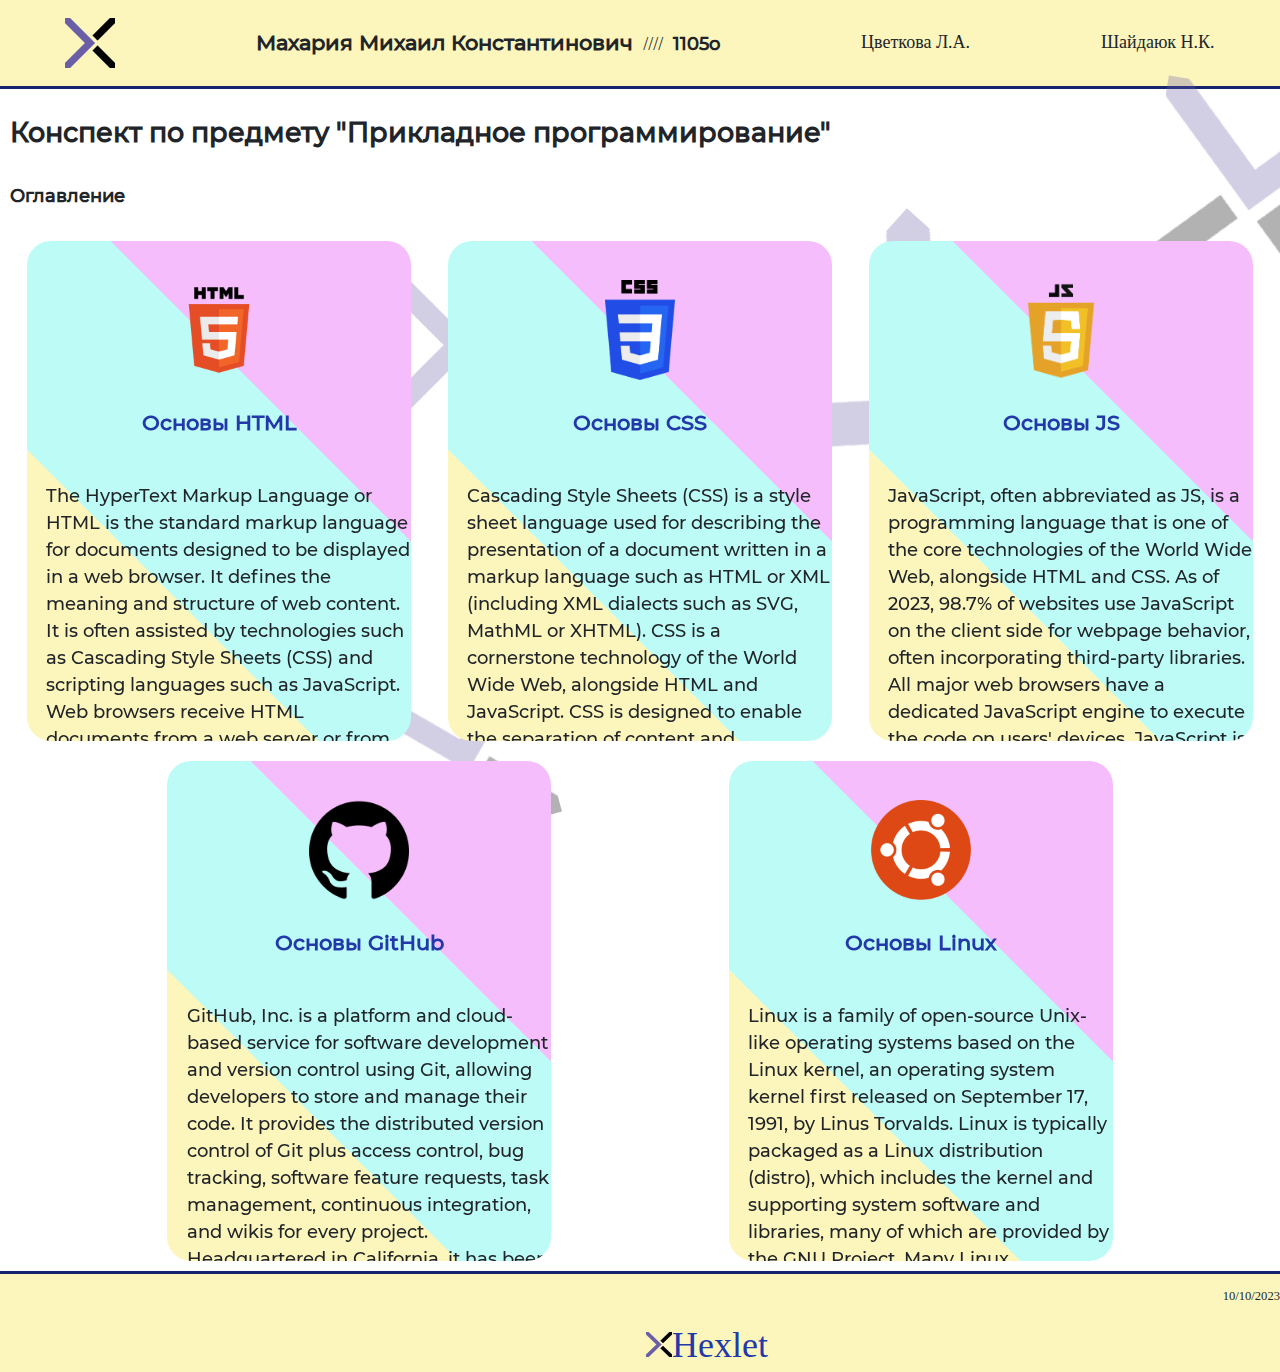
<file: index.html>
<!DOCTYPE html>
<html>
<head>
<meta lang="ru" charset="UTF-8">
<title>Contents</title>
<link rel="icon" href="/images-20231010T075200Z-001/images/logo.png">
<link rel="stylesheet" href="main-style.css">
</head>
<body>
    <img class="background1" src="images-20231010T075200Z-001/images/logo.png" alt="hexlet logo">
    <img class="background2" src="images-20231010T075200Z-001/images/logo.png" alt="hexlet logo">
    <img class="background3" src="images-20231010T075200Z-001/images/logo.png" alt="hexlet logo">
    <img class="background4" src="images-20231010T075200Z-001/images/logo.png" alt="hexlet logo">
    <img class="background5" src="images-20231010T075200Z-001/images/logo.png" alt="hexlet logo">
    <img class="background6" src="images-20231010T075200Z-001/images/logo.png" alt="hexlet logo">
    <img class="background7" src="images-20231010T075200Z-001/images/logo.png" alt="hexlet logo">
    <img class="background8" src="images-20231010T075200Z-001/images/logo.png" alt="hexlet logo">
    <header>
        <img class="header-logo" src="images-20231010T075200Z-001/images/logo.png" alt="Hexlet logo">
        <div class="header-container">
            <h3 class="header-container-name">Махария Михаил Константинович</h3>
            <p>////</p>
            <h2 class="header-container-group">1105o</h2>
        </div>
        <p class="header-teacher">Цветкова Л.А.</p>
        <p class="header-teacher">Шайдаюк Н.К.</p>
    </header>
    <main>
        <h1 class="main-header">Конспект по предмету "Прикладное программирование"</h1>
        <h2 class="main-subheader">Оглавление</h2>
        <div class="main-conspect-container">
        <div class="main-conspect">
            <img class="main-conspect-logo" alt="HTML logo" src="images-20231010T075200Z-001/images/html-logo.png">
            <h3 class="main-conspect-text"><a href="basic-html.hmtl">Основы HTML</a></h3>
            <p class="main-conspect-description">The HyperText Markup Language or HTML is the standard markup language for documents designed to be displayed in a web browser. 
                It defines the meaning and structure of web content. 
                It is often assisted by technologies such as Cascading Style Sheets (CSS) and scripting languages such as JavaScript.
                Web browsers receive HTML documents from a web server or from local storage and render the documents into multimedia web pages.</p>
        </div>
        <div class="main-conspect">
            <img class="main-conspect-logo" alt="CSS logo" src="images-20231010T075200Z-001/images/css-logo.png">
            <h3 class="main-conspect-text"><a href="basic-css.hmtl">Основы CSS</a></h3>
            <p class="main-conspect-description">Cascading Style Sheets (CSS) is a style sheet language used for describing the presentation of a document written in a markup language such as HTML or XML (including XML dialects such as SVG, MathML or XHTML).
                CSS is a cornerstone technology of the World Wide Web, alongside HTML and JavaScript.

                CSS is designed to enable the separation of content and presentation, including layout, colors, and fonts. This separation can improve content accessibility; provide more flexibility and control in the specification of presentation characteristics; 
                enable multiple web pages to share formatting by specifying the relevant CSS in a separate .css file, which reduces complexity and repetition in the structural content; 
                and enable the .css file to be cached to improve the page load speed between the pages that share the file and its formatting.</p>
        </div>
        <div class="main-conspect">
            <img class="main-conspect-logo" alt="javascript logo" src="images-20231010T075200Z-001/images/js-logo.png">
            <h3 class="main-conspect-text"><a href="basic-js.hmtl">Основы JS</a></h3>
            <p class="main-conspect-description">JavaScript, often abbreviated as JS, is a programming language that is one of the core technologies of the World Wide Web, alongside HTML and CSS. 
                As of 2023, 98.7% of websites use JavaScript on the client side for webpage behavior, often incorporating third-party libraries. All major web browsers have a dedicated JavaScript engine to execute the code on users' devices.
                 JavaScript is a high-level, often just-in-time compiled language that conforms to the ECMAScript standard. 
                 It has dynamic typing, prototype-based object-orientation, and first-class functions. 
                 It is multi-paradigm, supporting event-driven, functional, and imperative programming styles. 
                 It has application programming interfaces (APIs) for working with text, dates, regular expressions, standard data structures, and the Document Object Model (DOM).</p>
        </div>
        <div class="main-conspect">
            <img class="main-conspect-logo" alt="github logo" src="images-20231010T075200Z-001/images/github-logo.png">
            <h3 class="main-conspect-text"><a href="/basic-github.html">Основы GitHub</a></h3>
            <p class="main-conspect-description">GitHub, Inc. is a platform and cloud-based service for software development and version control using Git, allowing developers to store and manage their code. 
                It provides the distributed version control of Git plus access control, bug tracking, software feature requests, task management, continuous integration, and wikis for every project. 
                Headquartered in California, it has been a subsidiary of Microsoft since 2018.
                It is commonly used to host open source software development projects. 
                As of January 2023, GitHub reported having over 100 million developers and more than 372 million repositories, including at least 28 million public repositories. 
                It is the world's largest source code host as of June 2023.</p>
        </div>
        <div class="main-conspect">
            <img class="main-conspect-logo" alt="linux logo" src="images-20231010T075200Z-001/images/ubuntu-logo.png">
            <h3 class="main-conspect-text"><a href="basic-linux.hmtl">Основы Linux</a></h3>
            <p class="main-conspect-description">Linux is a family of open-source Unix-like operating systems based on the Linux kernel, an operating system kernel first released on September 17, 1991, by Linus Torvalds.
                Linux is typically packaged as a Linux distribution (distro), which includes the kernel and supporting system software and libraries, many of which are provided by the GNU Project. 
                Many Linux distributions use the word "Linux" in their name, but the Free Software Foundation uses and recommends the name "GNU/Linux" to emphasize the use and importance of GNU software in many distributions, causing some controversy.</p>
        </div>
    </div>
    </main>
    <footer>
        <p class="footer-date">10/10/2023</p>
        <a class="footer-link" href="https://ru.hexlet.io/?utm_source=yandex&utm_medium=cpc&utm_campaign=prof-professions-brand&utm_content=search_ru.segment_keys-brand-hexlet&utm_term=campaignid_87700604.ad_14139846241.key_hexlet.device_desktop.pst_premium.rgnid_2.region_%D0%A1%D0%B0%D0%BD%D0%BA%D1%82-%D0%9F%D0%B5%D1%82%D0%B5%D1%80%D0%B1%D1%83%D1%80%D0%B3.placement_none.creative_{creative_name}_0.type_search.adg_5193223637.phrase_44739236850&etext=2202.wyPUBVMCsyN3L4pNgDMMZGhqeGhneXF2aG5laWhkamU.87c117817fc12b3d54bfe462878d01f04b28c88e&yclid=5966350505552437847"><img class="footer-logo" alt="hexlet logo" src="/images-20231010T075200Z-001/images/logo.png">Hexlet</a>
    </footer>
</body>
</html>
</file>
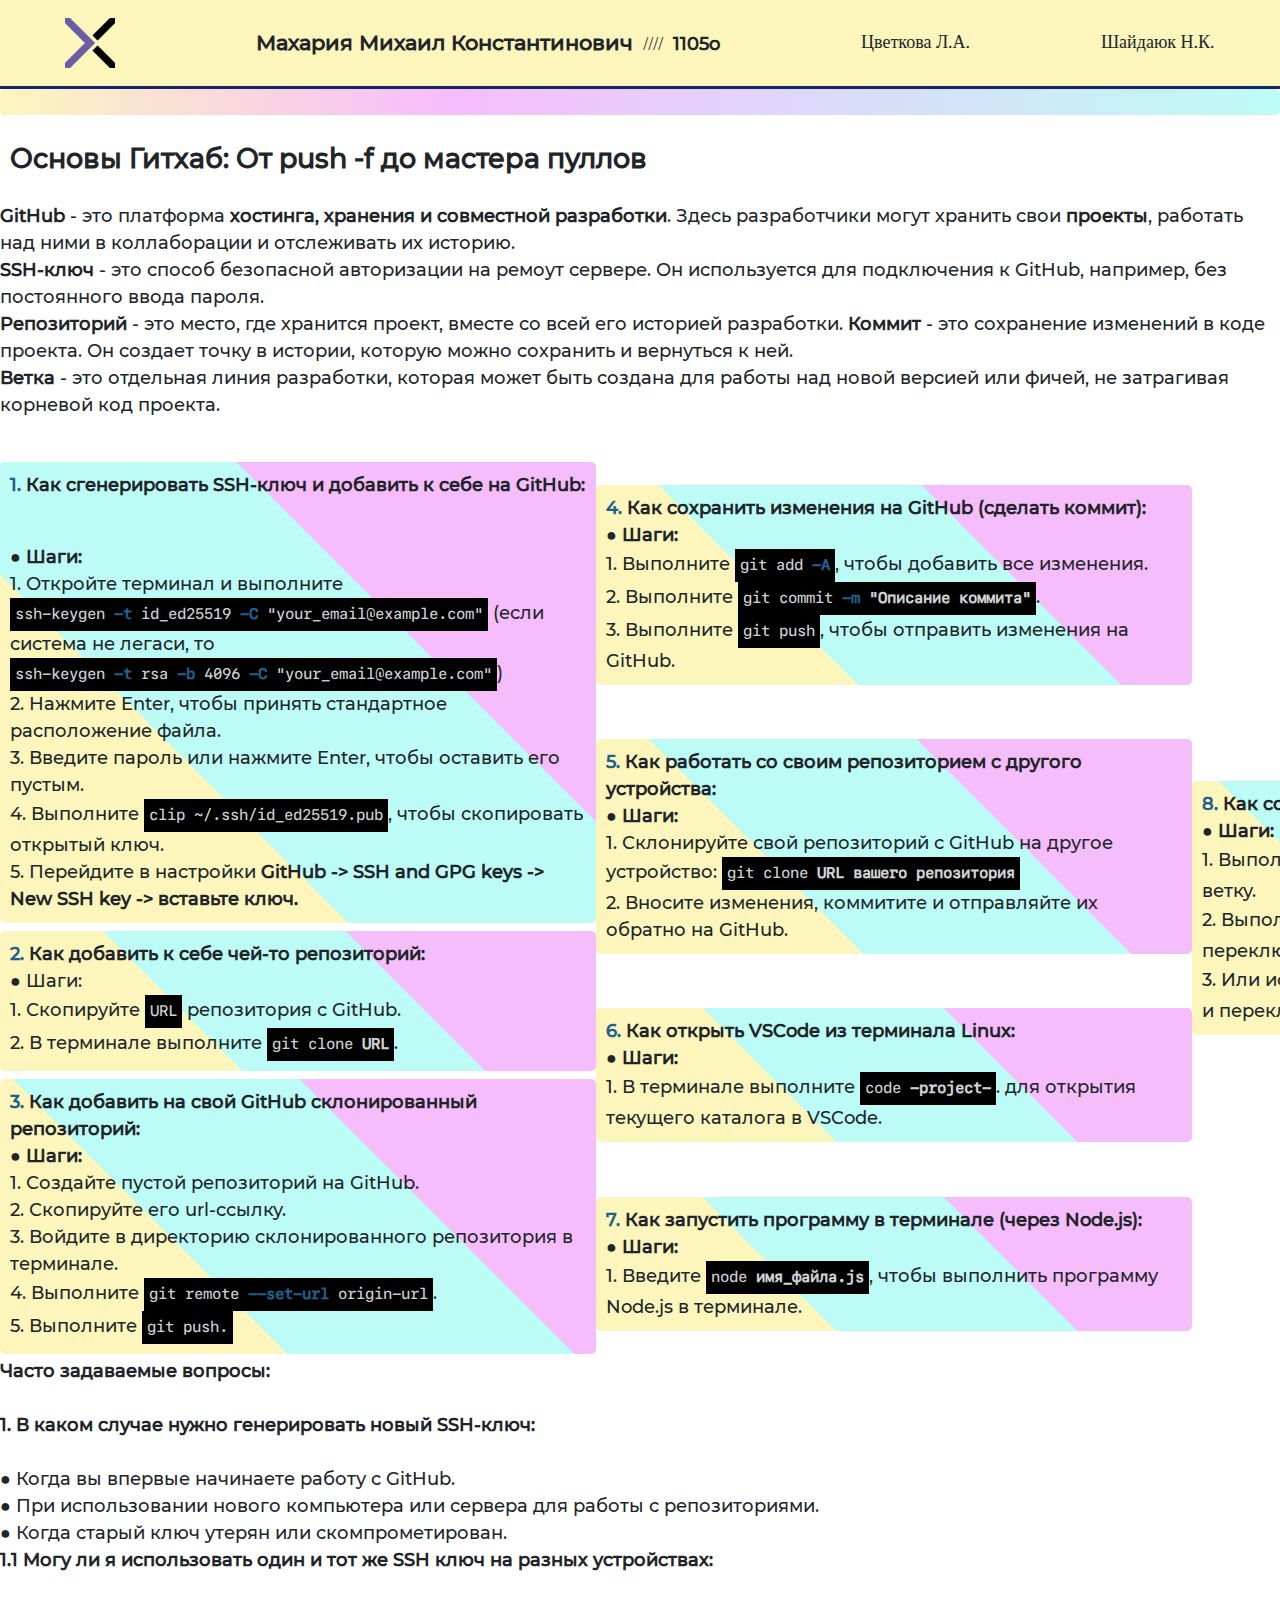
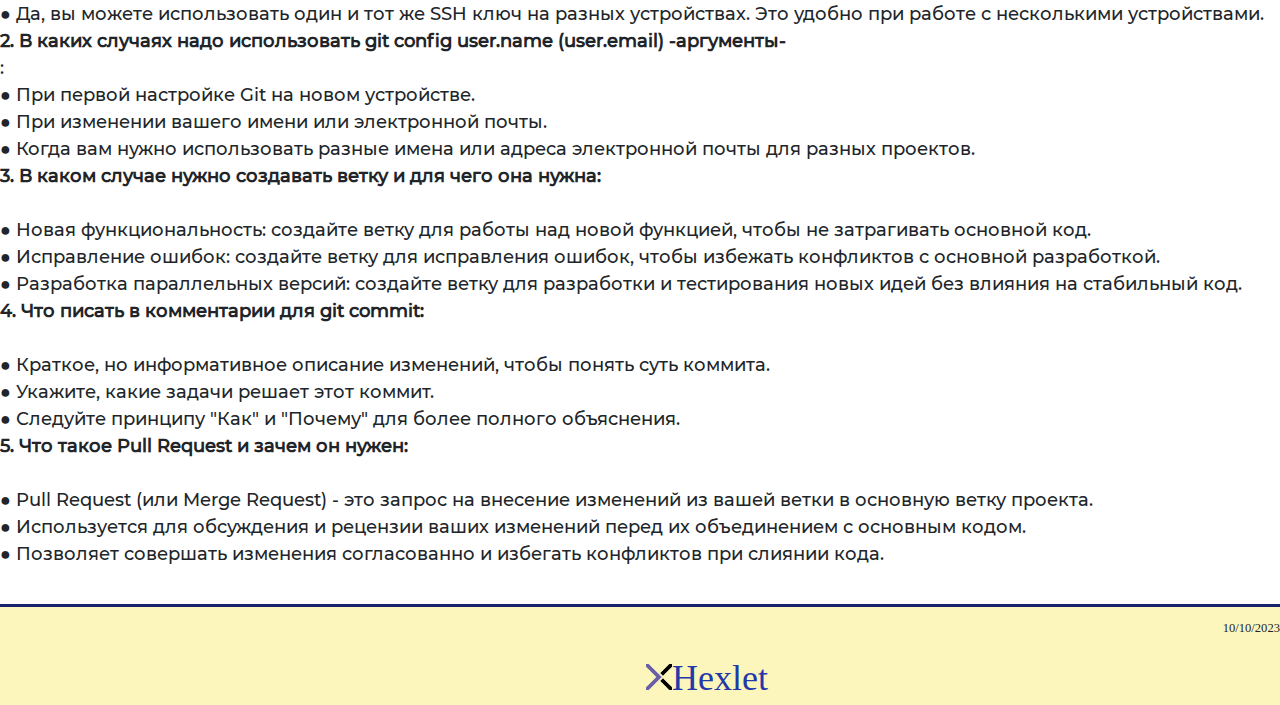
<file: basic-github.html>
<!DOCTYPE html>
<html>
<head>
<meta lang="ru" charset="UTF-8">
<title>Contents</title>
<link rel="icon" href="/images-20231010T075200Z-001/images/logo.png">
<link rel="stylesheet" href="main-style.css">
</head>
<body>
    <header>
        <img class="header-logo" src="images-20231010T075200Z-001/images/logo.png" alt="Hexlet logo">
        <div class="header-container">
            <h3 class="header-container-name">Махария Михаил Константинович</h3>
            <p>////</p>
            <h2 class="header-container-group">1105o</h2>
        </div>
        <p class="header-teacher">Цветкова Л.А.</p>
        <p class="header-teacher">Шайдаюк Н.К.</p>
    </header>
    <main class="github-main">
        <input class='button-back'type="button" value= "" onclick="window.history.back()"/>
        <h1 class="github-header">Основы Гитхаб: От push -f до мастера пуллов</h1>
<div class="github-definitions">
            <span>GitHub</span> - это платформа <span>хостинга, хранения и совместной разработки</span>. Здесь разработчики могут хранить свои <span>проекты</span>, работать над ними в коллаборации и отслеживать их историю. <br>

            <span>SSH-ключ</span> - это способ безопасной авторизации на ремоут сервере. Он используется для подключения к GitHub, например, без постоянного ввода пароля.<br>
            
            <span>Репозиторий</span> - это место, где хранится проект, вместе со всей его историей разработки.
            
            <span>Коммит</span> - это сохранение изменений в коде проекта. Он создает точку в истории, которую можно сохранить и вернуться к ней.<br>
            
            <span>Ветка</span> - это отдельная линия разработки, которая может быть создана для работы над новой версией или фичей, не затрагивая корневой код проекта.<br>
</div>
<div class="github-block-container">
<div class="github-block">          
            <span>1. Как сгенерировать SSH-ключ и добавить к себе на GitHub:</p></span><br>
            
            <span>● Шаги:</span><br>
            
            1. Откройте терминал и выполните <code>ssh-keygen <span class="attribute">-t</span> id_ed25519<span class="attribute"> -C </span>"your_email@example.com"</code> (если система не легаси, то <code>ssh-keygen <span class="attribute">-t</span> rsa <span class="attribute">-b</span> 4096 <span class="attribute">-C</span> "your_email@example.com"</code>)<br>
            
            2. Нажмите Enter, чтобы принять стандартное расположение файла.<br>
            
            3. Введите пароль или нажмите Enter, чтобы оставить его пустым.<br>
            
            4. Выполните <code>clip  ~/.ssh/id_ed25519.pub</code>, чтобы скопировать открытый ключ.<br>
            
            5. Перейдите в настройки <span>GitHub -> SSH and GPG keys -> New SSH key -> вставьте ключ.</span><br>
</div>
<div class="github-block">
            <span>2. Как добавить к себе чей-то репозиторий:</span><br>
            
            ● Шаги:<br>
            
            1. Скопируйте <code>URL</code> репозитория с GitHub.<br>
            
            2. В терминале выполните <code>git clone <span>URL</span></code>.<br>
</div>
<div class="github-block">
            <span>3. Как добавить на свой GitHub склонированный репозиторий:</span><br>

            <span> ● Шаги:</span><br>
            
            1. Создайте пустой репозиторий на GitHub.<br>
            
            2. Скопируйте его url-ссылку.<br>
            
            3. Войдите в директорию склонированного репозитория в терминале.<br>
            
            4. Выполните <code>git remote <span class="attribute">--set-url</span> origin-url</code>.<br>
            
            5. Выполните <code>git push.</code><br>
</div>
<div class="github-block">
        <span>4. Как сохранить изменения на GitHub (сделать коммит):</span><br>
            
    <span>● Шаги:</span><br>
            
            1. Выполните <code>git add <span class="attribute">-A</span></code>, чтобы добавить все изменения.<br>
            
            2. Выполните <code>git commit <span class="attribute">-m</span> <span>"Описание коммита"</span></code>.<br>
            
            3. Выполните <code>git push</code>, чтобы отправить изменения на GitHub.<br>
</div>
<div class="github-block">
        <span>5. Как работать со своим репозиторием с другого устройства:</span><br>

    <span>● Шаги:</span><br>
            
            1. Склонируйте свой репозиторий с GitHub на другое устройство: <code>git clone <span>URL вашего репозитория</span></code><br>
            
            2. Вносите изменения, коммитите и отправляйте их обратно на GitHub.<br>
</div>
<div class="github-block">
        <span>6. Как открыть VSCode из терминала Linux:</span><br>
            
    <span>● Шаги:</span><br>
            
            1. В терминале выполните <code>code <span>-project-</span></code>. для открытия текущего каталога в VSCode.<br>
</div>
<div class="github-block">
        <span>7. Как запустить программу в терминале (через Node.js):</span><br>
            
    <span>● Шаги:</span><br>
            
            1. Введите <code>node <span>имя_файла.js</span></code>, чтобы выполнить программу Node.js в терминале.<br>
</div>
<div class="github-block">
        <span>8. Как создать ветку:</span><br>
            
    <span>● Шаги:</span><br>
            
            1. Выполните <code>git branch <span>новая_ветка</span></code>, чтобы создать новую ветку.<br>
            
            2. Выполните <code>git checkout <span>новая_ветка</span></code>, чтобы переключиться на новую ветку.<br>
            
            3. Или используйте <code>git checkout <span class="attribute">-b</span><span>  новая_ветка</span></code>для создания и переключения на новую ветку сразу.<br>
</div> 
</div>
        <span>Часто задаваемые вопросы:</span><br>
            
    <span>1. В каком случае нужно генерировать новый SSH-ключ:</span><br>
            
            ● Когда вы впервые начинаете работу с GitHub.<br>
            
            ● При использовании нового компьютера или сервера для работы с репозиториями.<br>
            
            ● Когда старый ключ утерян или скомпрометирован.<br>
            
        <span>1.1 Могу ли я использовать один и тот же SSH ключ на разных устройствах:</span><br>
            
            ● Да, вы можете использовать один и тот же SSH ключ на разных устройствах. Это удобно при работе с несколькими устройствами.<br>
            
        <span>2. В каких случаях надо использовать git config user.name (user.email) -аргументы-</span>:<br>
            
            ● При первой настройке Git на новом устройстве.<br>
            
            ● При изменении вашего имени или электронной почты.<br>
            
            ● Когда вам нужно использовать разные имена или адреса электронной почты для разных проектов.<br>
            
        <span>3. В каком случае нужно создавать ветку и для чего она нужна:</span><br>
            
            ● Новая функциональность: создайте ветку для работы над новой функцией, чтобы не затрагивать основной код.<br>
            
            ● Исправление ошибок: создайте ветку для исправления ошибок, чтобы избежать конфликтов с основной разработкой.<br>
            
            ● Разработка параллельных версий: создайте ветку для разработки и тестирования новых идей без влияния на стабильный код.<br>
            
        <span>4. Что писать в комментарии для git commit:</span><br>
            
            ● Краткое, но информативное описание изменений, чтобы понять суть коммита.<br>
            
            ● Укажите, какие задачи решает этот коммит.<br>
            
            ● Следуйте принципу "Как" и "Почему" для более полного объяснения.<br>
            
        <span>5. Что такое Pull Request и зачем он нужен:</span><br>
            
            ● Pull Request (или Merge Request) - это запрос на внесение изменений из вашей ветки в основную ветку проекта.<br>
            
            ● Используется для обсуждения и рецензии ваших изменений перед их объединением с основным кодом.<br>
            
            ● Позволяет совершать изменения согласованно и избегать конфликтов при слиянии кода.</p>
</div>
    </main>
    <footer>
        <p class="footer-date">10/10/2023</p>
        <a class="footer-link" href="https://ru.hexlet.io/?utm_source=yandex&utm_medium=cpc&utm_campaign=prof-professions-brand&utm_content=search_ru.segment_keys-brand-hexlet&utm_term=campaignid_87700604.ad_14139846241.key_hexlet.device_desktop.pst_premium.rgnid_2.region_%D0%A1%D0%B0%D0%BD%D0%BA%D1%82-%D0%9F%D0%B5%D1%82%D0%B5%D1%80%D0%B1%D1%83%D1%80%D0%B3.placement_none.creative_{creative_name}_0.type_search.adg_5193223637.phrase_44739236850&etext=2202.wyPUBVMCsyN3L4pNgDMMZGhqeGhneXF2aG5laWhkamU.87c117817fc12b3d54bfe462878d01f04b28c88e&yclid=5966350505552437847"><img class="footer-logo" alt="hexlet logo" src="/images-20231010T075200Z-001/images/logo.png">Hexlet</a>    </footer>
</body>
</html>
</file>
<file: main-style.css>
@font-face {
    font-family: Montserrat;
    src: url('/fonts/Montserrat/Montserrat-Medium.ttf') format('truetype');
}

@font-face {
    font-family: Roboto;
    src: url('fonts/Roboto/Roboto-Medium.ttf') format('truetype');
}

@font-face {
    font-family: Roboto-Mono;
    src: url('fonts/Roboto_Mono/static/RobotoMono-Medium.ttf') format('truetype');
}

@font-face {
    font-family: SF-Mono;
    src: url('/fonts/sf-mono-cufonfonts/SFMonoMedium.otf') format('opentype');
}

:root {
    --color-triad-main: #fcf6bd;
    --color-triad-sub: #bdfcf6;
    --color-triad-complimentary: #f6bdfc;

    --color-triad-contrast-main: #F13907;
    --color-triad-contrast-sub: #17256E;
    --color-triad-contrast-complimentary: #2338A9;
}

body {
    margin: 0;
    font-size: 18px;
    font-weight: 400;
    line-height: 1.5;
    color: #212529;
}

header {
    background-color: var(--color-triad-main);
    display: flex;
    justify-content: space-around;
    align-items: center;
    border-bottom: var(--color-triad-contrast-sub) 3px solid;
}

main {
    width: 100%;
    margin: auto;
}

a {
    text-decoration: none;
    transition: 0.2s;
    color: var(--color-triad-contrast-complimentary)
}

a:hover {
    color: var(--color-triad-contrast-main);
}

h1, h2, h3 {
    font-family: Montserrat;
    text-align: left;
    padding: 6px 10px;
}

h1 {
    font-size: 1.5em;
}

h2 {
    font-size: 1em;
}

.background1 {
    position: fixed;
    top: 30%;
    left: 30%;
    height: 150px;
    width: 150px;
    opacity: 0.3;
}

.background2 {
    position: fixed;
    top: 10%;
    left: 90%;
    height: 200px;
    width: 200px;
    opacity: 0.3;
    rotate: 99deg;
}

.background3 {
    position: fixed;
    top: 60%;
    left: 10%;
    height: 100px;
    width: 100px;
    opacity: 0.3;
}

.background4 {
    position: fixed;
    top: 40%;
    left: 50%;
    height: 50px;
    width: 50px;
    opacity: 0.3;
    rotate: 72deg;
}

.background5 {
    position: fixed;
    top: 50%;
    left: 20%;
    height: 10px;
    width: 10px;
    opacity: 0.3;
    rotate: 12deg;
}

.background6 {
    position: fixed;
    top: 30%;
    left: 60%;
    height: 300px;
    width: 300px;
    opacity: 0.3;
    rotate: 42deg;
}

.background7 {
    position: fixed;
    top: 60%;
    left: 60%;
    height: 20px;
    width: 20px;
    opacity: 0.3;
    rotate: 66deg;
}

.background8 {
    position: fixed;
    top: 75%;
    left: 30%;
    height: 160px;
    width: 160px;
    opacity: 0.3;
    rotate: 75deg;
}


.header-logo {
    height: 50px;
    width: 50px;
    font-family: Roboto;
    font-size: 0.8em;
}

.header-container {
    display: flex;
    flex-flow: row;
    justify-content: space-evenly;
    align-items: baseline;
}

.main-conspect-container {
    display: flex;
    flex-flow: row;
    flex-wrap: wrap;
    margin: auto;
    justify-content: space-evenly;
}

.main-conspect {
    font-family: Montserrat;
    font-size: 1em;
    background-image: linear-gradient(45deg, var(--color-triad-main), var(--color-triad-main) 33%, var(--color-triad-sub) 33%, var(--color-triad-sub) 66%, var(--color-triad-complimentary) 66%, var(--color-triad-complimentary) 100%);
    border-radius: 24px;
    transition: 0.5s;
    box-shadow: 0;
    height: 500px;
    width: 30%;
    margin: 10px;
    display: flex;
    align-items: center;
    flex-flow: column;
    position: relative;
    bottom: 0;
    right: 0;
    overflow-y: auto;
}

.main-conspect:hover {
    box-shadow: 12px 12px 2px 1px var(--color-triad-contrast-sub);
    bottom: 3px;
    right: 3px;
}

.main-conspect-logo {
    max-height: 20%;
    margin-top: 10%;
}

.main-conspect-description {
    font-family: Montserrat;
    margin-left: 5%;
}

footer {
    display: flex;
    flex-flow: column;
    text-align: right;
    background-color: var(--color-triad-main);
    border-top: var(--color-triad-contrast-sub) 3px solid;
}

.footer-link {
    align-self: center;
    width: 20%;
    height: 50%;
    font-size: 2em;
}

.footer-date {
    font-size: 0.7em;
}

.footer-logo {
    height: 10%;
    width: 10%;
}
/* github styles :p */

.github-main {
    display: flex;
    flex-direction: column;
    justify-content: space-between;
    font-family: Montserrat;
}

.button-back {
    border: 0;
    width: 100%;
    height: 20%;
    font-size: 1em;
    font-family: Roboto-Mono;
    background: rgb(218, 28, 158);
    background: linear-gradient(90deg, var(--color-triad-main) 0%, var(--color-triad-complimentary) 35%, var(--color-triad-sub) 100%);
    border-radius: 5px;
    cursor: pointer;
}

.github-text {
    font-family: Roboto-Mono;
    font-weight: normal;
    font-size: 1em;
    line-height: 1.7;
    margin: 0;
    margin-bottom: 16px;
}

span {
    font-weight: bold;
}

code {
    display: inline-block;
    background-color: #000000;
    padding: 5px;
    margin: 0;
    font-family: SF-Mono;
    font-size: 0.85em;
    color: #D0D3D4;
}

.attribute {
    color: #1F618D;
}

.github-definitions {
    margin-bottom: 10px;
    font-family: Montserrat;
    margin-bottom: 3%;
}

.github-block {
    width: 45%;
    height: fit-content;
    background-image: linear-gradient(45deg, var(--color-triad-main), var(--color-triad-main) 33%, var(--color-triad-sub) 33%, var(--color-triad-sub) 66%, var(--color-triad-complimentary) 66%, var(--color-triad-complimentary) 100%);;
    border-radius: 5px;
    padding: 10px;
    position: relative;
    transition: 0.5s;
    bottom: 0;
    right: 0;
    box-shadow: 0;
}

.github-block:hover {
    bottom: 10px;
    right: 10px;
    box-shadow: 12px 12px 2px 1px var(--color-triad-contrast-sub);
}

.github-block::first-letter {
    color: #1F618D;
}

.github-block-container {
    display: flex;
    flex-flow: column;
    height: 900px;
    flex-wrap: wrap;
    justify-content: space-around;
    align-items: center;
}
</file>
